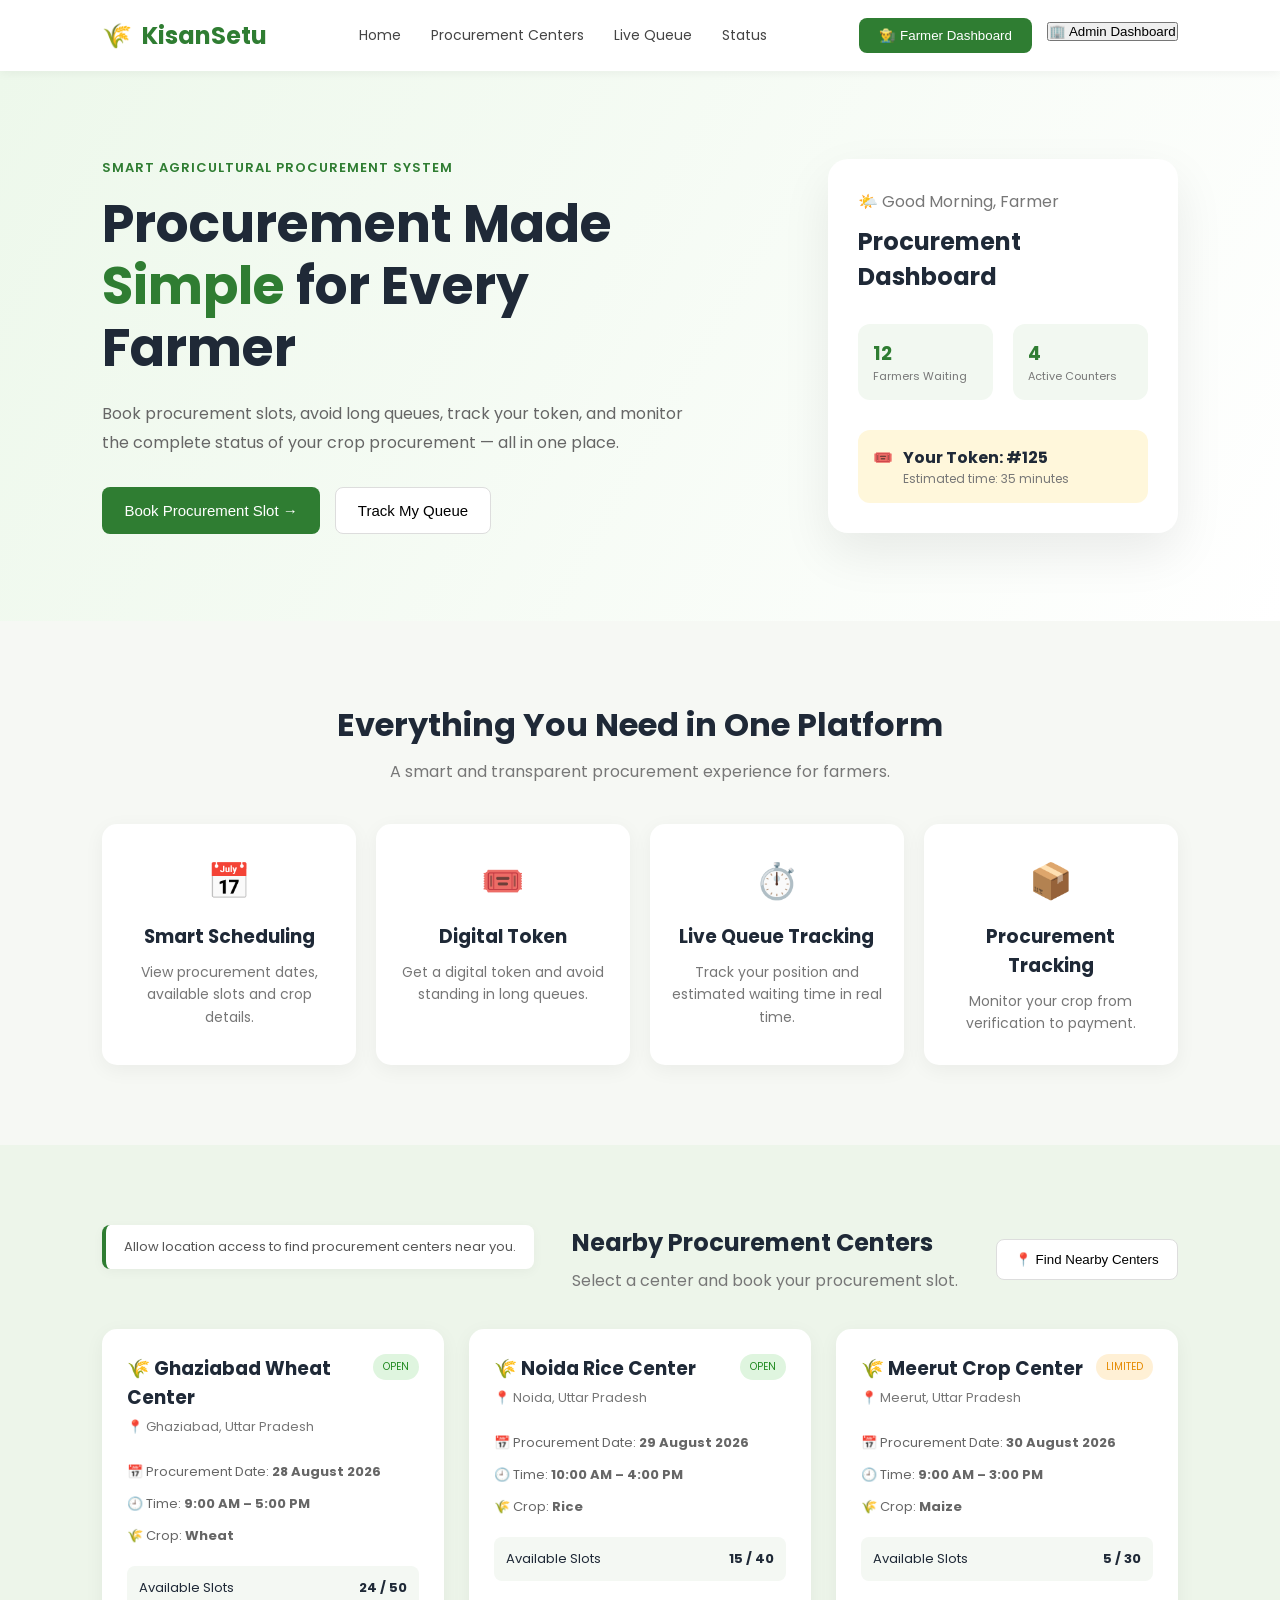
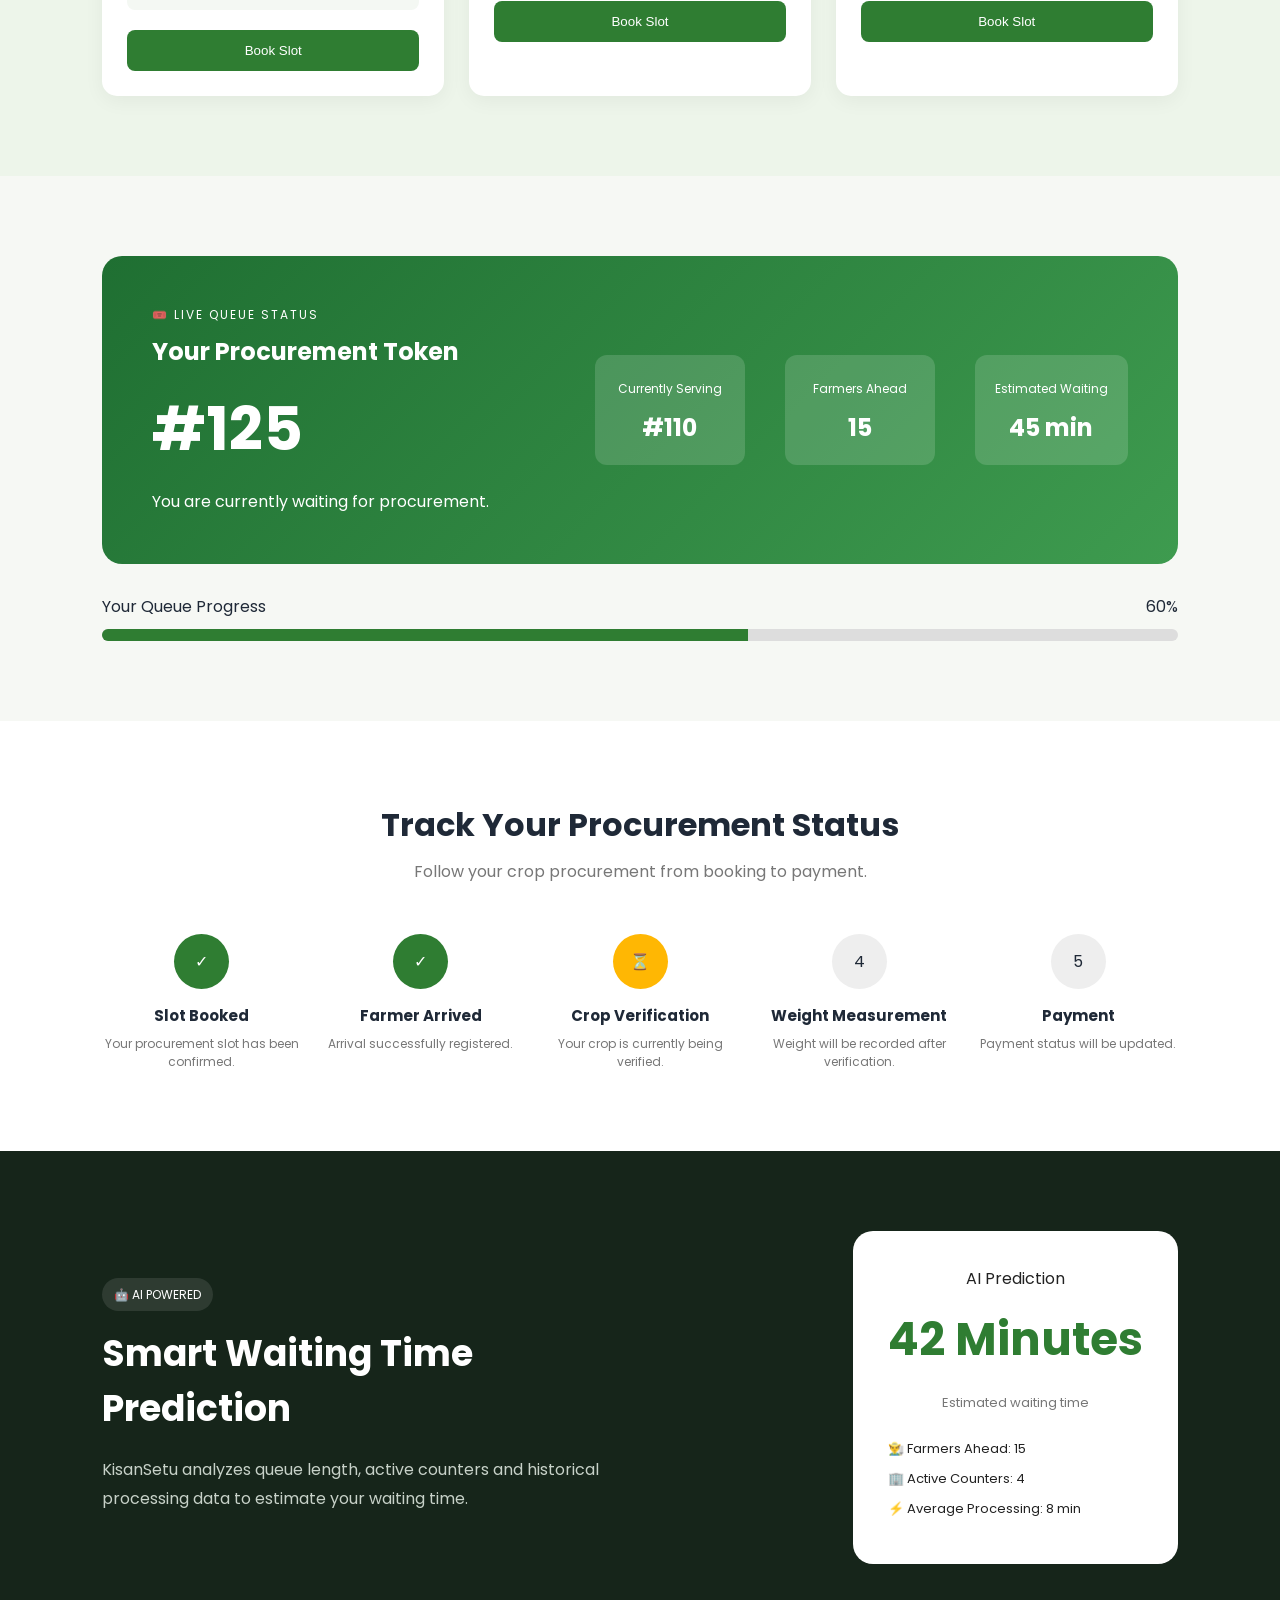
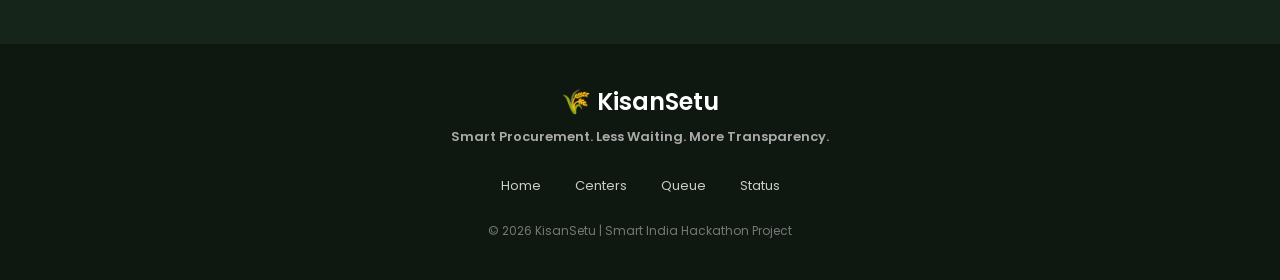
<file: index.html>
<!DOCTYPE html>
<html lang="en">
<head>
    <meta charset="UTF-8">
    <meta name="viewport" content="width=device-width, initial-scale=1.0">

    <title>KisanSetu | Smart Procurement Platform</title>

    <link rel="stylesheet" href="style.css">

    <!-- Google Font -->
    <link rel="preconnect" href="https://fonts.googleapis.com">
    <link rel="preconnect" href="https://fonts.gstatic.com" crossorigin>
    <link href="https://fonts.googleapis.com/css2?family=Poppins:wght@300;400;500;600;700&display=swap" rel="stylesheet">
</head>

<body>

    <!-- NAVBAR -->
    <nav class="navbar">

        <div class="logo">
            🌾 <span>KisanSetu</span>
        </div>

        <div class="nav-links">
            <a href="#home">Home</a>
            <a href="#centers">Procurement Centers</a>
            <a href="#queue">Live Queue</a>
            <a href="#status">Status</a>
        </div>

        <div class="nav-buttons">

    <a href="farmer-dashboard.html">
        <button class="login-btn">
            👨‍🌾 Farmer Dashboard
        </button>
    </a>

    <a href="admin-dashboard.html">
        <button class="admin-login-btn">
            🏢 Admin Dashboard
        </button>
    </a>

</div>

    </nav>


    <!-- HERO SECTION -->

    <section class="hero" id="home">

        <div class="hero-content">

            <p class="welcome-text">
                SMART AGRICULTURAL PROCUREMENT SYSTEM
            </p>

            <h1>
                Procurement Made <span>Simple</span> for Every Farmer
            </h1>

            <p class="hero-description">
                Book procurement slots, avoid long queues, track your token,
                and monitor the complete status of your crop procurement —
                all in one place.
            </p>

            <div class="hero-buttons">

                <button class="primary-btn"
                        onclick="scrollToSection('centers')">
                    Book Procurement Slot →
                </button>

                <button class="secondary-btn"
                        onclick="scrollToSection('queue')">
                    Track My Queue
                </button>

            </div>

        </div>


        <div class="hero-card">

            <div class="weather-card">

                <p>🌤️ Good Morning, Farmer</p>

                <h2>Procurement Dashboard</h2>

                <div class="mini-stats">

                    <div>
                        <h3>12</h3>
                        <p>Farmers Waiting</p>
                    </div>

                    <div>
                        <h3>4</h3>
                        <p>Active Counters</p>
                    </div>

                </div>

                <div class="queue-alert">

                    <span>🎟️</span>

                    <div>
                        <strong>Your Token: #125</strong>
                        <p>Estimated time: 35 minutes</p>
                    </div>

                </div>

            </div>

        </div>

    </section>



    <!-- FEATURES -->

    <section class="features">

        <h2>Everything You Need in One Platform</h2>

        <p class="section-description">
            A smart and transparent procurement experience for farmers.
        </p>


        <div class="feature-container">

            <div class="feature-card">

                <div class="feature-icon">📅</div>

                <h3>Smart Scheduling</h3>

                <p>
                    View procurement dates, available slots and crop details.
                </p>

            </div>


            <div class="feature-card">

                <div class="feature-icon">🎟️</div>

                <h3>Digital Token</h3>

                <p>
                    Get a digital token and avoid standing in long queues.
                </p>

            </div>


            <div class="feature-card">

                <div class="feature-icon">⏱️</div>

                <h3>Live Queue Tracking</h3>

                <p>
                    Track your position and estimated waiting time in real time.
                </p>

            </div>


            <div class="feature-card">

                <div class="feature-icon">📦</div>

                <h3>Procurement Tracking</h3>

                <p>
                    Monitor your crop from verification to payment.
                </p>

            </div>

        </div>

    </section>



    <!-- PROCUREMENT CENTERS -->

    <section class="centers" id="centers">

        <div class="section-heading">
            <div class="location-status" id="locationStatus">
    Allow location access to find procurement centers near you.
</div>

            <div>
                <h2>Nearby Procurement Centers</h2>

                <p>
                    Select a center and book your procurement slot.
                </p>
            </div>

            <button class="location-btn" onclick="findNearbyCenters()">
            📍 Find Nearby Centers
            </button>

        </div>


        <div class="center-container">


            <!-- CENTER 1 -->

            <div class="center-card">

                <div class="center-header">

                    <div>
                        <h3>🌾 Ghaziabad Wheat Center</h3>

                        <p>📍 Ghaziabad, Uttar Pradesh</p>
                    </div>

                    <span class="open-badge">
                        OPEN
                    </span>

                </div>


                <div class="center-info">

                    <p>
                        📅 Procurement Date:
                        <strong>28 August 2026</strong>
                    </p>

                    <p>
                        🕘 Time:
                        <strong>9:00 AM – 5:00 PM</strong>
                    </p>

                    <p>
                        🌾 Crop:
                        <strong>Wheat</strong>
                    </p>

                </div>


                <div class="slot-info">

                    <span>Available Slots</span>

                    <strong>24 / 50</strong>

                </div>


                <button class="book-btn"
                        onclick="openBooking('Ghaziabad Wheat Center')">

                    Book Slot

                </button>

            </div>



            <!-- CENTER 2 -->

            <div class="center-card">

                <div class="center-header">

                    <div>

                        <h3>🌾 Noida Rice Center</h3>

                        <p>📍 Noida, Uttar Pradesh</p>

                    </div>

                    <span class="open-badge">
                        OPEN
                    </span>

                </div>


                <div class="center-info">

                    <p>
                        📅 Procurement Date:
                        <strong>29 August 2026</strong>
                    </p>

                    <p>
                        🕘 Time:
                        <strong>10:00 AM – 4:00 PM</strong>
                    </p>

                    <p>
                        🌾 Crop:
                        <strong>Rice</strong>
                    </p>

                </div>


                <div class="slot-info">

                    <span>Available Slots</span>

                    <strong>15 / 40</strong>

                </div>


                <button class="book-btn"
                        onclick="openBooking('Noida Rice Center')">

                    Book Slot

                </button>

            </div>



            <!-- CENTER 3 -->

            <div class="center-card">

                <div class="center-header">

                    <div>

                        <h3>🌾 Meerut Crop Center</h3>

                        <p>📍 Meerut, Uttar Pradesh</p>

                    </div>

                    <span class="limited-badge">
                        LIMITED
                    </span>

                </div>


                <div class="center-info">

                    <p>
                        📅 Procurement Date:
                        <strong>30 August 2026</strong>
                    </p>

                    <p>
                        🕘 Time:
                        <strong>9:00 AM – 3:00 PM</strong>
                    </p>

                    <p>
                        🌾 Crop:
                        <strong>Maize</strong>
                    </p>

                </div>


                <div class="slot-info">

                    <span>Available Slots</span>

                    <strong>5 / 30</strong>

                </div>


                <button class="book-btn"
                        onclick="openBooking('Meerut Crop Center')">

                    Book Slot

                </button>

            </div>


        </div>

    </section>



    <!-- LIVE QUEUE -->

    <section class="queue-section" id="queue">

        <div class="queue-box">

            <div class="queue-left">

                <p class="queue-label">
                    🎟️ LIVE QUEUE STATUS
                </p>

                <h2>Your Procurement Token</h2>

                <div class="token-number">

                    #125

                </div>

                <p>
                    You are currently waiting for procurement.
                </p>

            </div>


            <div class="queue-right">


                <div class="queue-stat">

                    <span>Currently Serving</span>

                    <h2 id="currentToken">
                        #110
                    </h2>

                </div>


                <div class="queue-stat">

                    <span>Farmers Ahead</span>

                    <h2 id="farmersAhead">
                        15
                    </h2>

                </div>


                <div class="queue-stat">

                    <span>Estimated Waiting</span>

                    <h2 id="waitingTime">
                        45 min
                    </h2>

                </div>


            </div>

        </div>


        <div class="progress-container">

            <div class="progress-label">

                <span>Your Queue Progress</span>

                <span id="progressText">
                    60%
                </span>

            </div>

            <div class="progress-bar">

                <div class="progress"
                     id="progressBar">
                </div>

            </div>

        </div>

    </section>



    <!-- PROCUREMENT STATUS -->

    <section class="status-section" id="status">

        <h2>Track Your Procurement Status</h2>

        <p>
            Follow your crop procurement from booking to payment.
        </p>


        <div class="timeline">


            <div class="timeline-item completed">

                <div class="timeline-icon">
                    ✓
                </div>

                <h3>Slot Booked</h3>

                <p>
                    Your procurement slot has been confirmed.
                </p>

            </div>


            <div class="timeline-item completed">

                <div class="timeline-icon">
                    ✓
                </div>

                <h3>Farmer Arrived</h3>

                <p>
                    Arrival successfully registered.
                </p>

            </div>


            <div class="timeline-item active">

                <div class="timeline-icon">
                    ⏳
                </div>

                <h3>Crop Verification</h3>

                <p>
                    Your crop is currently being verified.
                </p>

            </div>


            <div class="timeline-item">

                <div class="timeline-icon">
                    4
                </div>

                <h3>Weight Measurement</h3>

                <p>
                    Weight will be recorded after verification.
                </p>

            </div>


            <div class="timeline-item">

                <div class="timeline-icon">
                    5
                </div>

                <h3>Payment</h3>

                <p>
                    Payment status will be updated.
                </p>

            </div>


        </div>

    </section>



    <!-- AI SECTION -->

    <section class="ai-section">

        <div class="ai-content">

            <span class="ai-tag">
                🤖 AI POWERED
            </span>

            <h2>
                Smart Waiting Time Prediction
            </h2>

            <p>
                KisanSetu analyzes queue length, active counters and
                historical processing data to estimate your waiting time.
            </p>

        </div>


        <div class="prediction-card">

            <p>
                AI Prediction
            </p>

            <h1>
                42 Minutes
            </h1>

            <span>
                Estimated waiting time
            </span>

            <div class="prediction-details">

                <p>👨‍🌾 Farmers Ahead: 15</p>

                <p>🏢 Active Counters: 4</p>

                <p>⚡ Average Processing: 8 min</p>

            </div>

        </div>

    </section>



    <!-- FOOTER -->

    <footer>

        <div class="footer-logo">

            🌾 KisanSetu

            <p>
                Smart Procurement. Less Waiting. More Transparency.
            </p>

        </div>


        <div class="footer-links">

            <a href="#home">Home</a>

            <a href="#centers">Centers</a>

            <a href="#queue">Queue</a>

            <a href="#status">Status</a>

        </div>


        <p class="copyright">

            © 2026 KisanSetu | Smart India Hackathon Project

        </p>

    </footer>



    <!-- BOOKING MODAL -->

    <div class="modal" id="bookingModal">

        <div class="modal-content">

            <span class="close"
                  onclick="closeModal()">
                &times;
            </span>

            <h2>Book Procurement Slot</h2>

            <p id="selectedCenter"></p>


            <form id="bookingForm">

                <label>Farmer Name</label>

                <input
                    type="text"
                    placeholder="Enter your name"
                    required
                >


                <label>Select Crop</label>

                <select required>

                    <option value="">
                        Select Crop
                    </option>

                    <option>Wheat</option>

                    <option>Rice</option>

                    <option>Maize</option>

                </select>


                <label>Select Time Slot</label>

                <select required>

                    <option>9:00 AM - 10:00 AM</option>

                    <option>10:00 AM - 11:00 AM</option>

                    <option>11:00 AM - 12:00 PM</option>

                    <option>2:00 PM - 3:00 PM</option>

                </select>


                <button type="submit"
                        class="confirm-btn">

                    Confirm Booking

                </button>

            </form>

        </div>

    </div>



    <!-- SUCCESS MESSAGE -->

    <div class="toast"
         id="toast">

        Booking successful! Your token is #126 🎟️

    </div>


    <script src="script.js"></script>

</body>
</html>
</file>
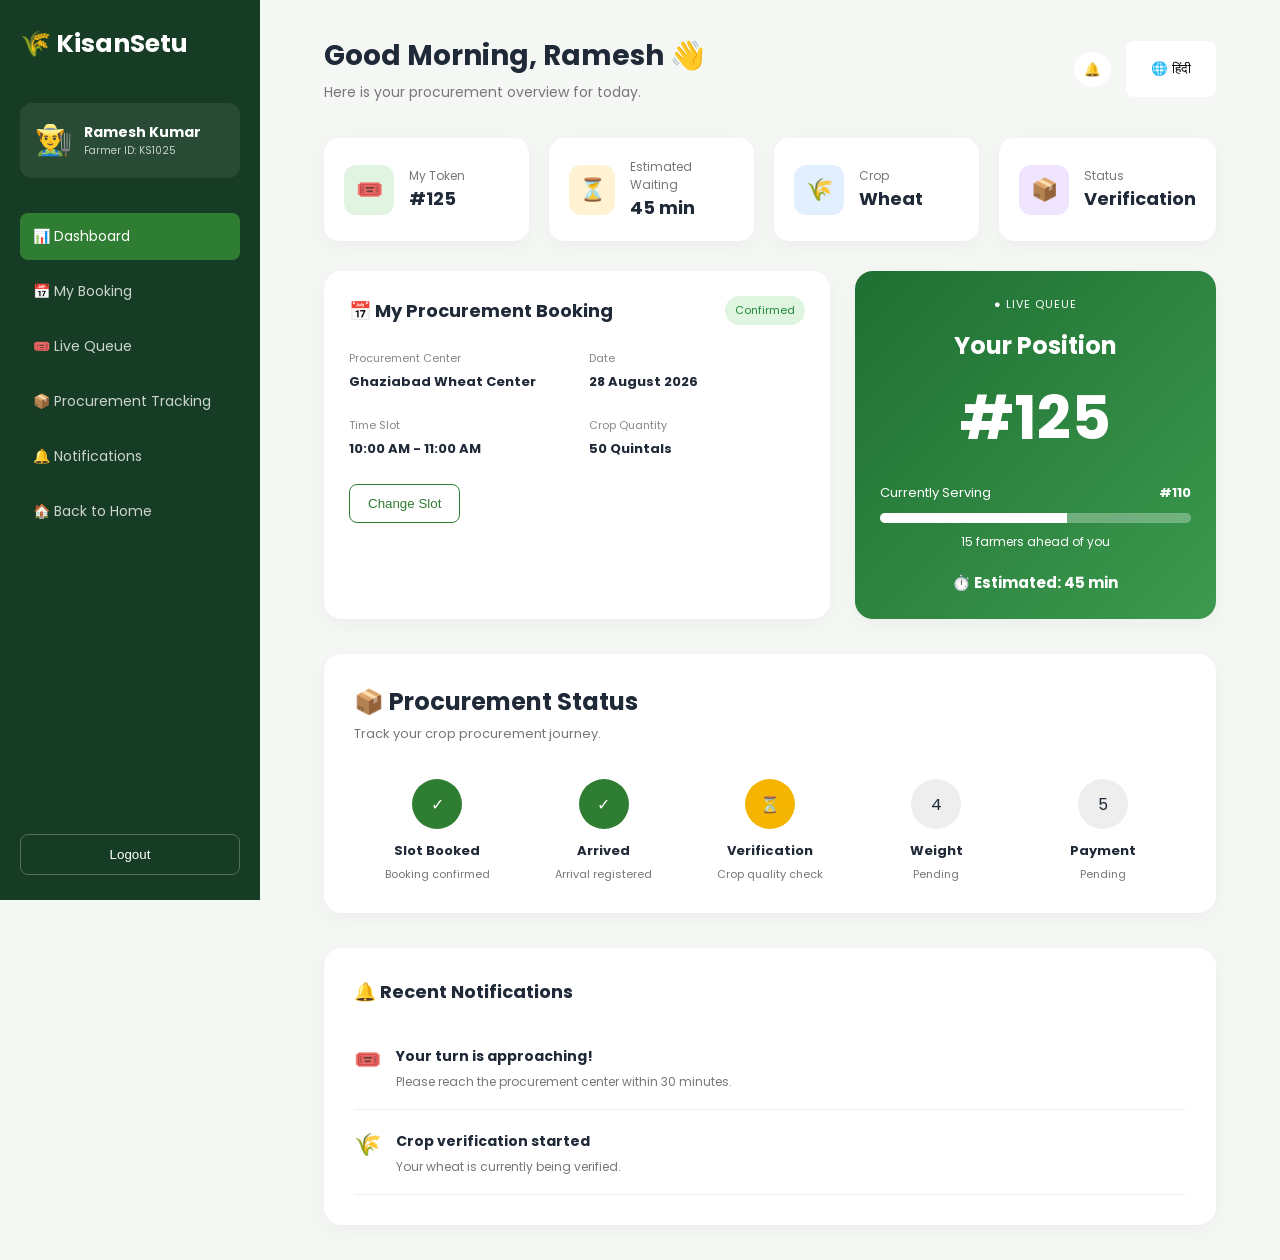
<file: farmer-dashboard.html>
<!DOCTYPE html>
<html lang="en">

<head>

    <meta charset="UTF-8">

    <meta
        name="viewport"
        content="width=device-width, initial-scale=1.0"
    >

    <title>Farmer Dashboard | KisanSetu</title>

    <link
        rel="stylesheet"
        href="farmer-dashboard.css"
    >

    <link
        rel="preconnect"
        href="https://fonts.googleapis.com"
    >

    <link
        rel="preconnect"
        href="https://fonts.gstatic.com"
        crossorigin
    >

    <link
        href="https://fonts.googleapis.com/css2?family=Poppins:wght@300;400;500;600;700&display=swap"
        rel="stylesheet"
    >

</head>


<body>


    <!-- SIDEBAR -->

    <aside class="sidebar">

        <div class="sidebar-logo">

            🌾 <span>KisanSetu</span>

        </div>


        <div class="profile">

            <div class="profile-icon">

                👨‍🌾

            </div>

            <div>

                <h3>Ramesh Kumar</h3>

                <p>Farmer ID: KS1025</p>

            </div>

        </div>


        <nav class="sidebar-menu">

            <a href="#dashboard" class="active">

                📊 Dashboard

            </a>

            <a href="#booking">

                📅 My Booking

            </a>

            <a href="#queue">

                🎟️ Live Queue

            </a>

            <a href="procurement-tracking.html">
    📦 Procurement Tracking
</a>

            <a href="#notifications">

                🔔 Notifications

            </a>

            <a href="index.html">

                🏠 Back to Home

            </a>

        </nav>


        <button class="logout-btn">

            Logout

        </button>

    </aside>



    <!-- MAIN CONTENT -->

    <main class="main-content">


        <!-- TOPBAR -->

        <div class="topbar">

            <div>

                <h1>Good Morning, Ramesh 👋</h1>

                <p>
                    Here is your procurement overview for today.
                </p>

            </div>


            <div class="top-icons">

                <button>
                    🔔
                </button>

                <div class="language">
    <button
        id="languageButton"
        onclick="toggleLanguage()"
        type="button"
    >
        🌐 हिंदी
    </button>
</div>

            </div>

        </div>



        <!-- DASHBOARD CARDS -->

        <section
            class="dashboard-cards"
            id="dashboard"
        >


            <div class="stat-card">

                <div class="stat-icon green">

                    🎟️

                </div>

                <div>

                    <p>My Token</p>

                    <h2>#125</h2>

                </div>

            </div>



            <div class="stat-card">

                <div class="stat-icon yellow">

                    ⏳

                </div>

                <div>

                    <p>Estimated Waiting</p>

                    <h2>45 min</h2>

                </div>

            </div>



            <div class="stat-card">

                <div class="stat-icon blue">

                    🌾

                </div>

                <div>

                    <p>Crop</p>

                    <h2>Wheat</h2>

                </div>

            </div>



            <div class="stat-card">

                <div class="stat-icon purple">

                    📦

                </div>

                <div>

                    <p>Status</p>

                    <h2>Verification</h2>

                </div>

            </div>


        </section>



        <!-- BOOKING + QUEUE -->

        <section
            class="dashboard-grid"
            id="booking"
        >


            <!-- BOOKING -->

            <div class="booking-card">

                <div class="card-header">

                    <h2>📅 My Procurement Booking</h2>

                    <span class="confirmed">

                        Confirmed

                    </span>

                </div>


                <div class="booking-info">

                    <div>

                        <span>Procurement Center</span>

                        <strong>
                            Ghaziabad Wheat Center
                        </strong>

                    </div>


                    <div>

                        <span>Date</span>

                        <strong>
                            28 August 2026
                        </strong>

                    </div>


                    <div>

                        <span>Time Slot</span>

                        <strong>
                            10:00 AM - 11:00 AM
                        </strong>

                    </div>


                    <div>

                        <span>Crop Quantity</span>

                        <strong>
                            50 Quintals
                        </strong>

                    </div>

                </div>


                <button class="change-slot">

                    Change Slot

                </button>

            </div>



            <!-- LIVE QUEUE -->

            <div
                class="live-queue-card"
                id="queue"
            >

                <p class="live">

                    ● LIVE QUEUE

                </p>


                <h2>Your Position</h2>


                <div class="big-token">

                    #125

                </div>


                <div class="queue-progress">

                    <div class="progress-info">

                        <span>
                            Currently Serving
                        </span>

                        <strong id="serving">
                            #110
                        </strong>

                    </div>


                    <div class="queue-bar">

                        <div
                            class="queue-fill"
                            id="queueFill"
                        ></div>

                    </div>


                    <p>

                        <span id="ahead">
                            15
                        </span>

                        farmers ahead of you

                    </p>

                </div>


                <h3>

                    ⏱️ Estimated: 

                    <span id="wait">
                        45 min
                    </span>

                </h3>

            </div>


        </section>



        <!-- PROCUREMENT STATUS -->

        <section
            class="procurement-status"
            id="status"
        >

            <div class="section-title">

                <h2>
                    📦 Procurement Status
                </h2>

                <p>
                    Track your crop procurement journey.
                </p>

            </div>


            <div class="status-timeline">


                <div class="status-step completed">

                    <div class="step-circle">

                        ✓

                    </div>

                    <h3>Slot Booked</h3>

                    <p>
                        Booking confirmed
                    </p>

                </div>



                <div class="status-step completed">

                    <div class="step-circle">

                        ✓

                    </div>

                    <h3>Arrived</h3>

                    <p>
                        Arrival registered
                    </p>

                </div>



                <div class="status-step active">

                    <div class="step-circle">

                        ⏳

                    </div>

                    <h3>Verification</h3>

                    <p>
                        Crop quality check
                    </p>

                </div>



                <div class="status-step">

                    <div class="step-circle">

                        4

                    </div>

                    <h3>Weight</h3>

                    <p>
                        Pending
                    </p>

                </div>



                <div class="status-step">

                    <div class="step-circle">

                        5

                    </div>

                    <h3>Payment</h3>

                    <p>
                        Pending
                    </p>

                </div>


            </div>

        </section>



        <!-- NOTIFICATIONS -->

        <section
            class="notifications"
            id="notifications"
        >

            <h2>
                🔔 Recent Notifications
            </h2>


            <div class="notification-item">

                <span>🎟️</span>

                <div>

                    <strong>
                        Your turn is approaching!
                    </strong>

                    <p>
                        Please reach the procurement center
                        within 30 minutes.
                    </p>

                </div>

            </div>


            <div class="notification-item">

                <span>🌾</span>

                <div>

                    <strong>
                        Crop verification started
                    </strong>

                    <p>
                        Your wheat is currently being verified.
                    </p>

                </div>

            </div>


        </section>


    </main>


    <script src="language.js"></script>
<script src="script.js"></script>


</body>

</html>
</file>
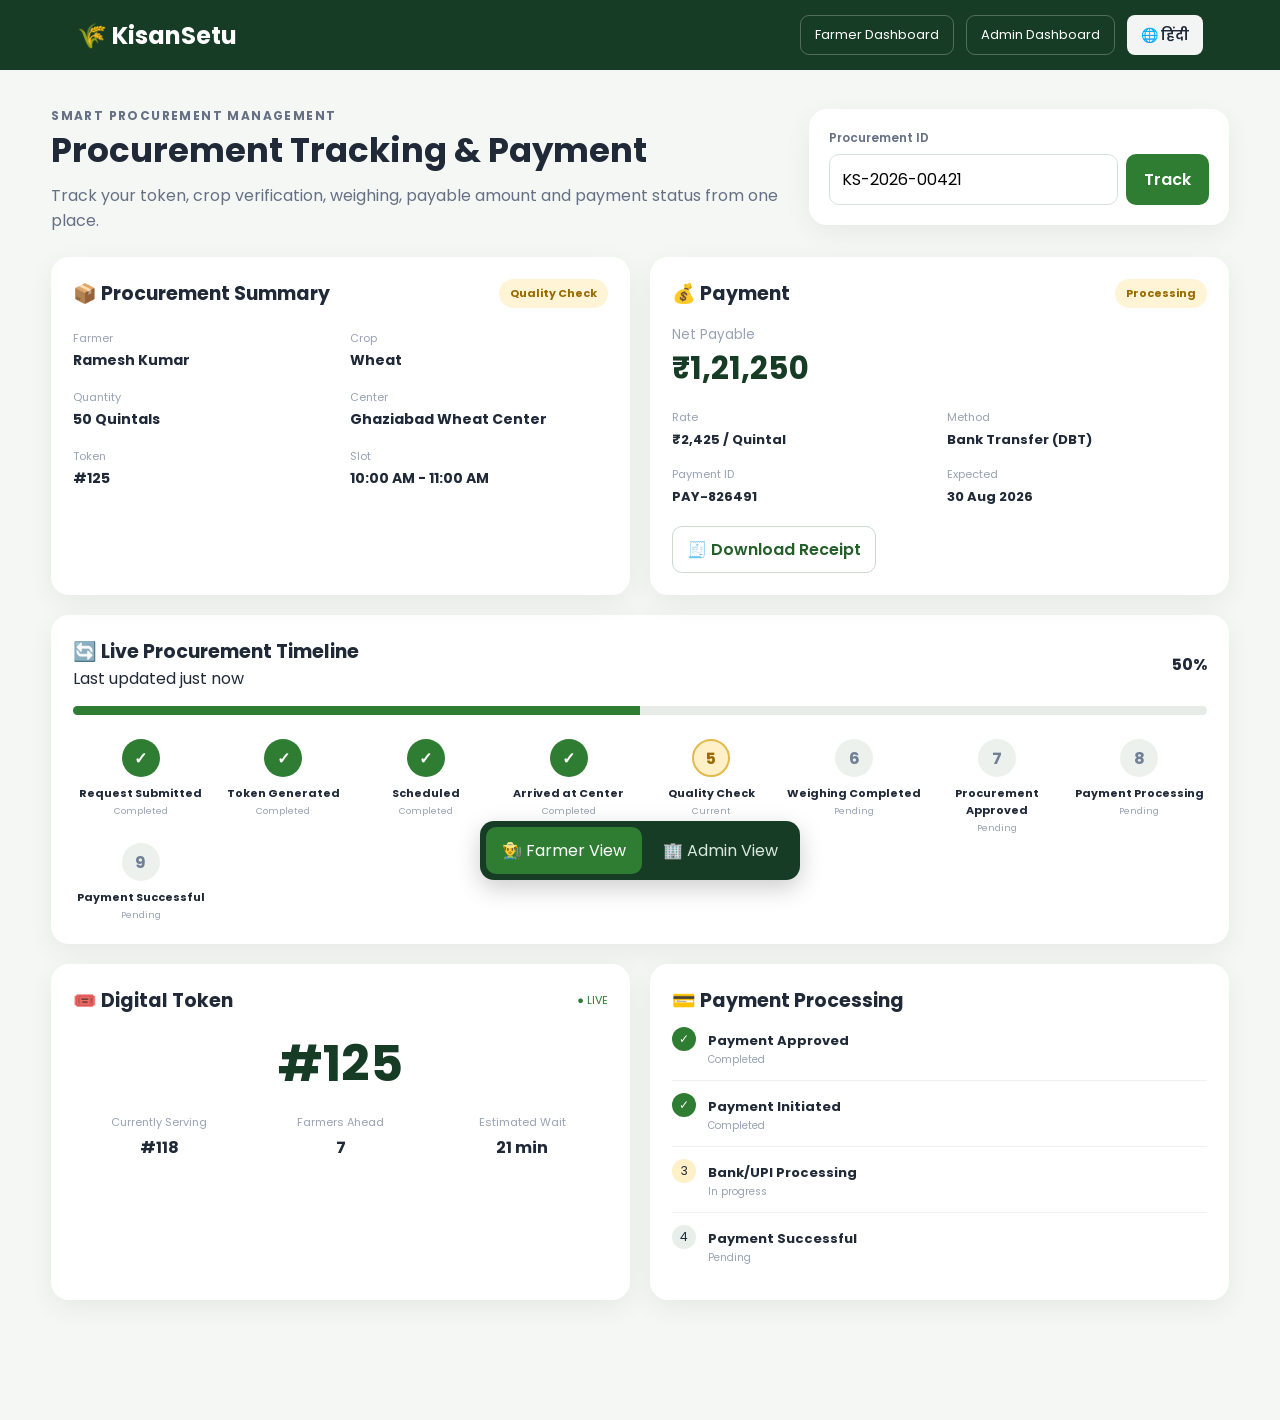
<file: procurement-tracking.html>
<!DOCTYPE html>
<html lang="en">
<head>
<meta charset="UTF-8"><meta name="viewport" content="width=device-width, initial-scale=1.0">
<title>Procurement Tracking | KisanSetu</title>
<link rel="preconnect" href="https://fonts.googleapis.com"><link rel="preconnect" href="https://fonts.gstatic.com" crossorigin>
<link href="https://fonts.googleapis.com/css2?family=Poppins:wght@300;400;500;600;700&display=swap" rel="stylesheet">
<link rel="stylesheet" href="procurement-tracking.css">
</head>
<body>
<header class="topbar">

    <div class="brand">
        🌾 KisanSetu
    </div>

    <div class="top-actions">

        <a href="farmer-dashboard.html">
            Farmer Dashboard
        </a>

        <a href="admin-dashboard.html">
            Admin Dashboard
        </a>

        <button
            id="languageButton"
            class="language-button"
            onclick="toggleLanguage()"
            type="button"
        >
            🌐 हिंदी
        </button>

    </div>

</header>
<main class="container">
<section class="hero"><div><p class="eyebrow">SMART PROCUREMENT MANAGEMENT</p><h1>Procurement Tracking & Payment</h1><p>Track your token, crop verification, weighing, payable amount and payment status from one place.</p></div><div class="id-box"><label>Procurement ID</label><div class="search-row"><input id="trackingId" value="KS-2026-00421" placeholder="e.g. KS-2026-00421"><button onclick="trackProcurement()">Track</button></div></div></section>
<section id="farmerView" class="view">
<div class="grid two">
<div class="card summary"><div class="card-head"><h2>📦 Procurement Summary</h2><span id="statusBadge" class="badge">In Progress</span></div><div class="details"><div><small>Farmer</small><strong id="farmerName">Ramesh Kumar</strong></div><div><small>Crop</small><strong id="crop">Wheat</strong></div><div><small>Quantity</small><strong id="quantity">50 Quintals</strong></div><div><small>Center</small><strong id="center">Ghaziabad Wheat Center</strong></div><div><small>Token</small><strong id="token">#125</strong></div><div><small>Slot</small><strong id="slot">10:00 AM - 11:00 AM</strong></div></div></div>
<div class="card payment-card"><div class="card-head"><h2>💰 Payment</h2><span id="paymentBadge" class="badge warning">Processing</span></div><div class="amount"><small>Net Payable</small><strong id="payable">₹1,21,250</strong></div><div class="payment-grid"><div><span>Rate</span><b id="rate">₹2,425 / Quintal</b></div><div><span>Method</span><b id="method">Bank Transfer (DBT)</b></div><div><span>Payment ID</span><b id="paymentId">PAY-826491</b></div><div><span>Expected</span><b id="expected">30 Aug 2026</b></div></div><button class="secondary" onclick="downloadReceipt()">🧾 Download Receipt</button></div>
</div>
<div class="card timeline-card"><div class="card-head"><div><h2>🔄 Live Procurement Timeline</h2><p id="lastUpdated">Last updated just now</p></div><strong id="progressText">60%</strong></div><div class="progress"><div id="progressBar"></div></div><div id="timeline" class="timeline"></div></div>
<div class="grid two">
<div class="card queue-card"><div class="card-head"><h2>🎟️ Digital Token</h2><span class="live-dot">● LIVE</span></div><div class="token-big" id="queueToken">#125</div><div class="queue-meta"><div><span>Currently Serving</span><b id="serving">#118</b></div><div><span>Farmers Ahead</span><b id="ahead">7</b></div><div><span>Estimated Wait</span><b id="wait">21 min</b></div></div></div>
<div class="card payment-steps"><h2>💳 Payment Processing</h2><div id="paymentTimeline"></div></div>
</div>
</section>
<section id="adminView" class="view hidden">
<div class="admin-header"><div><p class="eyebrow">ADMIN CONTROL PANEL</p><h2>Update Procurement</h2><p>Change the procurement stage and payment state. Changes are stored in this browser for the SIH demo.</p></div><button class="secondary" onclick="resetDemo()">Reset Demo</button></div>
<div class="grid two">
<div class="card"><h2>🔧 Procurement Stage</h2><label>Stage</label><select id="stageSelect"></select><label>Quality</label><select id="qualitySelect"><option>Pending</option><option>Passed</option><option>Rejected</option></select><label>Actual Quantity (Quintals)</label><input id="actualQty" type="number" min="0" step="0.01" value="50"><label>Rate (₹ / Quintal)</label><input id="rateInput" type="number" min="0" step="1" value="2425"><button class="primary" onclick="saveProcurement()">Save Procurement Update</button></div>
<div class="card"><h2>💸 Payment Control</h2><label>Payment Method</label><select id="methodSelect"><option>Bank Transfer (DBT)</option><option>UPI</option><option>Direct Benefit Transfer</option></select><label>Payment Status</label><select id="paymentSelect"><option>Pending</option><option>Initiated</option><option>Processing</option><option>Successful</option><option>Failed</option></select><label>Transaction / Payment ID</label><input id="paymentInput" value="PAY-826491"><button class="primary" onclick="savePayment()">Update Payment</button></div>
</div>
<div class="card admin-table"><div class="card-head"><h2>📋 Procurement Record</h2><span id="adminMessage"></span></div><div class="table-wrap"><table><thead><tr><th>Field</th><th>Value</th></tr></thead><tbody id="recordTable"></tbody></table></div></div>
</section>
</main>
<div class="switcher"><button id="farmerTab" class="active" onclick="setView('farmer')">👨‍🌾 Farmer View</button><button id="adminTab" onclick="setView('admin')">🏢 Admin View</button></div>
<div id="toast" class="toast"></div>
<script src="language.js"></script>
<script src="procurement-tracking.js"></script>
</body></html>
</file>
<file: style.css>
* {
    margin: 0;
    padding: 0;
    box-sizing: border-box;
}

html {
    scroll-behavior: smooth;
}

body {
    font-family: "Poppins", sans-serif;
    background: #f6f8f4;
    color: #1f2937;
}


/* NAVBAR */

.navbar {
    width: 100%;
    padding: 18px 8%;
    background: white;

    display: flex;
    justify-content: space-between;
    align-items: center;

    box-shadow: 0 2px 10px rgba(0,0,0,0.05);

    position: sticky;
    top: 0;

    z-index: 100;
}

.logo {
    font-size: 24px;
    font-weight: 700;
    color: #2f7d32;
}

.logo span {
    margin-left: 5px;
}

.nav-links {
    display: flex;
    gap: 30px;
}

.nav-links a {
    text-decoration: none;
    color: #444;
    font-size: 14px;
}

.nav-links a:hover {
    color: #2f7d32;
}

.nav-buttons {
    display: flex;
    gap: 15px;
}

.notification-btn {
    border: none;
    background: #eef6ed;

    padding: 10px;
    border-radius: 50%;

    cursor: pointer;
}

.login-btn {
    border: none;

    background: #2f7d32;
    color: white;

    padding: 10px 20px;

    border-radius: 8px;

    cursor: pointer;
}


/* HERO */

.hero {
    min-height: 550px;

    padding: 70px 8%;

    display: flex;
    align-items: center;
    justify-content: space-between;

    gap: 50px;

    background:
        linear-gradient(
            120deg,
            #edf8eb,
            #ffffff
        );
}

.hero-content {
    width: 55%;
}

.welcome-text {
    color: #2f7d32;
    font-size: 13px;
    font-weight: 600;

    letter-spacing: 1px;

    margin-bottom: 15px;
}

.hero-content h1 {
    font-size: 52px;

    line-height: 1.2;

    margin-bottom: 20px;
}

.hero-content h1 span {
    color: #2f7d32;
}

.hero-description {
    color: #666;

    max-width: 600px;

    line-height: 1.8;

    margin-bottom: 30px;
}

.hero-buttons {
    display: flex;
    gap: 15px;
}

.primary-btn,
.secondary-btn {
    padding: 14px 22px;

    border-radius: 8px;

    cursor: pointer;

    font-size: 15px;
}

.primary-btn {
    background: #2f7d32;
    color: white;

    border: none;
}

.secondary-btn {
    background: white;

    border: 1px solid #ddd;
}


/* HERO CARD */

.hero-card {
    width: 350px;
}

.weather-card {
    background: white;

    padding: 30px;

    border-radius: 20px;

    box-shadow:
        0 20px 50px rgba(0,0,0,0.08);
}

.weather-card > p {
    color: #777;
}

.weather-card h2 {
    margin-top: 10px;
}

.mini-stats {
    display: flex;
    gap: 20px;

    margin: 30px 0;
}

.mini-stats div {
    background: #f2f8f1;

    padding: 15px;

    border-radius: 12px;

    flex: 1;
}

.mini-stats h3 {
    color: #2f7d32;
}

.mini-stats p {
    font-size: 11px;
    color: #777;
}

.queue-alert {
    background: #fff7db;

    padding: 15px;

    border-radius: 12px;

    display: flex;
    gap: 10px;
}

.queue-alert p {
    font-size: 12px;
    color: #777;
}


/* FEATURES */

.features {
    padding: 80px 8%;

    text-align: center;
}

.features h2,
.status-section h2 {
    font-size: 32px;
}

.section-description {
    color: #777;

    margin: 10px 0 40px;
}

.feature-container {
    display: grid;

    grid-template-columns:
        repeat(4, 1fr);

    gap: 20px;
}

.feature-card {
    background: white;

    padding: 30px 20px;

    border-radius: 15px;

    box-shadow:
        0 5px 20px rgba(0,0,0,0.05);

    transition: 0.3s;
}

.feature-card:hover {
    transform: translateY(-8px);
}

.feature-icon {
    font-size: 35px;

    margin-bottom: 15px;
}

.feature-card h3 {
    margin-bottom: 10px;
}

.feature-card p {
    color: #777;

    font-size: 14px;

    line-height: 1.6;
}


/* PROCUREMENT CENTERS */

.centers {
    padding: 80px 8%;

    background: #edf5ea;
}

.section-heading {
    display: flex;

    justify-content: space-between;

    align-items: center;

    margin-bottom: 35px;
}

.section-heading p {
    color: #777;

    margin-top: 8px;
}

.location-btn {
    background: white;

    border: 1px solid #ddd;

    padding: 12px 18px;

    border-radius: 8px;

    cursor: pointer;
}

.center-container {
    display: grid;

    grid-template-columns:
        repeat(3, 1fr);

    gap: 25px;
}

.center-card {
    background: white;

    padding: 25px;

    border-radius: 15px;

    box-shadow:
        0 5px 20px rgba(0,0,0,0.05);
}

.center-header {
    display: flex;

    justify-content: space-between;

    gap: 10px;

    margin-bottom: 25px;
}

.center-header p {
    font-size: 13px;
    color: #777;

    margin-top: 5px;
}

.open-badge,
.limited-badge {
    padding: 5px 10px;

    border-radius: 20px;

    font-size: 10px;

    height: fit-content;
}

.open-badge {
    background: #dff5df;
    color: #228b22;
}

.limited-badge {
    background: #fff0d5;
    color: #e68a00;
}

.center-info p {
    margin: 12px 0;

    font-size: 13px;

    color: #666;
}

.slot-info {
    display: flex;

    justify-content: space-between;

    margin: 20px 0;

    padding: 12px;

    background: #f4f8f3;

    border-radius: 8px;

    font-size: 13px;
}

.book-btn {
    width: 100%;

    padding: 13px;

    border: none;

    border-radius: 8px;

    background: #2f7d32;

    color: white;

    cursor: pointer;
}


/* QUEUE */

.queue-section {
    padding: 80px 8%;
}

.queue-box {
    background:
        linear-gradient(
            135deg,
            #1f6f32,
            #3e9b4f
        );

    color: white;

    padding: 50px;

    border-radius: 20px;

    display: flex;

    justify-content: space-between;

    align-items: center;
}

.queue-label {
    font-size: 12px;

    letter-spacing: 2px;
}

.queue-left h2 {
    margin-top: 10px;
}

.token-number {
    font-size: 60px;

    font-weight: 700;

    margin: 15px 0;
}

.queue-right {
    display: flex;

    gap: 40px;
}

.queue-stat {
    background:
        rgba(255,255,255,0.15);

    padding: 20px;

    border-radius: 12px;

    min-width: 150px;

    text-align: center;
}

.queue-stat span {
    font-size: 12px;
}

.queue-stat h2 {
    margin-top: 10px;
}

.progress-container {
    margin-top: 30px;
}

.progress-label {
    display: flex;

    justify-content: space-between;

    margin-bottom: 10px;
}

.progress-bar {
    height: 12px;

    background: #ddd;

    border-radius: 20px;

    overflow: hidden;
}

.progress {
    height: 100%;

    width: 60%;

    background: #2f7d32;

    transition: 0.5s;
}


/* STATUS */

.status-section {
    padding: 80px 8%;

    text-align: center;

    background: white;
}

.status-section > p {
    color: #777;

    margin: 10px 0 50px;
}

.timeline {
    display: flex;

    justify-content: space-between;

    gap: 20px;
}

.timeline-item {
    flex: 1;
}

.timeline-icon {
    width: 55px;

    height: 55px;

    margin: auto;

    display: flex;

    align-items: center;
    justify-content: center;

    border-radius: 50%;

    background: #eee;

    margin-bottom: 15px;
}

.completed .timeline-icon {
    background: #2f7d32;

    color: white;
}

.active .timeline-icon {
    background: #ffb703;

    color: white;
}

.timeline-item h3 {
    font-size: 15px;
}

.timeline-item p {
    color: #777;

    font-size: 12px;

    margin-top: 8px;
}


/* AI SECTION */

.ai-section {
    padding: 80px 8%;

    background: #16251a;

    color: white;

    display: flex;

    justify-content: space-between;

    align-items: center;

    gap: 50px;
}

.ai-content {
    max-width: 550px;
}

.ai-tag {
    background: rgba(255,255,255,0.1);

    padding: 8px 12px;

    border-radius: 20px;

    font-size: 12px;
}

.ai-content h2 {
    font-size: 36px;

    margin: 20px 0;
}

.ai-content p {
    color: #c7d1c8;

    line-height: 1.8;
}

.prediction-card {
    background: white;

    color: #222;

    padding: 35px;

    border-radius: 20px;

    min-width: 300px;

    text-align: center;
}

.prediction-card h1 {
    color: #2f7d32;

    font-size: 45px;

    margin: 15px 0;
}

.prediction-card span {
    color: #777;

    font-size: 13px;
}

.prediction-details {
    margin-top: 25px;

    text-align: left;
}

.prediction-details p {
    margin: 10px 0;

    font-size: 13px;
}


/* FOOTER */

footer {
    padding: 40px 8%;

    background: #0f1711;

    color: white;

    text-align: center;
}

.footer-logo {
    font-size: 24px;

    font-weight: 600;
}

.footer-logo p {
    color: #aaa;

    font-size: 13px;

    margin-top: 8px;
}

.footer-links {
    margin: 25px 0;
}

.footer-links a {
    color: #ccc;

    text-decoration: none;

    margin: 0 15px;

    font-size: 13px;
}

.copyright {
    color: #777;

    font-size: 12px;
}


/* MODAL */

.modal {
    display: none;

    position: fixed;

    top: 0;
    left: 0;

    width: 100%;
    height: 100%;

    background:
        rgba(0,0,0,0.5);

    z-index: 200;

    justify-content: center;

    align-items: center;
}

.modal-content {
    background: white;

    width: 400px;

    padding: 30px;

    border-radius: 15px;

    position: relative;
}

.close {
    position: absolute;

    right: 20px;
    top: 10px;

    font-size: 28px;

    cursor: pointer;
}

.modal-content p {
    color: #2f7d32;

    margin: 10px 0 20px;
}

.modal-content label {
    display: block;

    margin: 15px 0 5px;

    font-size: 13px;
}

.modal-content input,
.modal-content select {
    width: 100%;

    padding: 12px;

    border: 1px solid #ddd;

    border-radius: 7px;
}

.confirm-btn {
    width: 100%;

    margin-top: 20px;

    padding: 13px;

    border: none;

    background: #2f7d32;

    color: white;

    border-radius: 8px;

    cursor: pointer;
}


/* TOAST */

.toast {
    position: fixed;

    bottom: 30px;
    right: 30px;

    background: #2f7d32;

    color: white;

    padding: 15px 20px;

    border-radius: 10px;

    display: none;

    z-index: 300;
}


/* RESPONSIVE */

@media(max-width: 900px) {

    .nav-links {
        display: none;
    }

    .hero {
        flex-direction: column;
    }

    .hero-content {
        width: 100%;
    }

    .feature-container {
        grid-template-columns: repeat(2, 1fr);
    }

    .center-container {
        grid-template-columns: 1fr;
    }

    .queue-box {
        flex-direction: column;

        align-items: flex-start;

        gap: 30px;
    }

    .queue-right {
        flex-wrap: wrap;
    }

    .timeline {
        flex-direction: column;
    }

    .ai-section {
        flex-direction: column;

        align-items: flex-start;
    }

}


@media(max-width: 600px) {

    .navbar {
        padding: 15px 5%;
    }

    .login-btn {
        display: none;
    }

    .hero {
        padding: 50px 5%;
    }

    .hero-content h1 {
        font-size: 36px;
    }

    .hero-buttons {
        flex-direction: column;
    }

    .hero-card {
        width: 100%;
    }

    .feature-container {
        grid-template-columns: 1fr;
    }

    .section-heading {
        flex-direction: column;

        align-items: flex-start;

        gap: 20px;
    }

    .queue-section,
    .features,
    .centers,
    .status-section,
    .ai-section {
        padding: 60px 5%;
    }

    .queue-box {
        padding: 30px;
    }

    .queue-right {
        width: 100%;
    }

    .queue-stat {
        width: 100%;
    }
    .admin-login-btn {
    border: none;

    background: #1f2937;
    color: white;

    padding: 10px 16px;

    border-radius: 8px;

    cursor: pointer;
}

.nav-buttons a {
    text-decoration: none;
}

}
/* ======================================
   NEARBY PROCUREMENT CENTER FEATURE
====================================== */

.location-status {
    background: white;

    border-left: 4px solid #2f7d32;

    padding: 12px 18px;

    margin-bottom: 25px;

    border-radius: 8px;

    font-size: 13px;

    color: #555;

    box-shadow:
        0 3px 12px rgba(0,0,0,0.04);
}


.location-btn {
    transition: 0.3s;
}

.location-btn:hover {

    background: #2f7d32;

    color: white;

    border-color: #2f7d32;

    transform: translateY(-2px);
}


/* DISTANCE */

.distance-box {

    display: flex;

    justify-content: space-between;

    align-items: center;

    background: #eef7ed;

    color: #245c28;

    padding: 12px 14px;

    border-radius: 10px;

    margin-bottom: 18px;

    font-size: 13px;
}


.distance-box strong {

    font-size: 15px;

    color: #2f7d32;
}


/* NEAREST CENTER */

.recommended-badge {

    background: #dff5df;

    color: #218838;

    padding: 6px 10px;

    border-radius: 20px;

    font-size: 10px;

    font-weight: 600;

    white-space: nowrap;
}


/* CROWD */

.center-bottom {

    margin: 18px 0;
}


.crowd-badge {

    display: inline-block;

    padding: 6px 10px;

    border-radius: 20px;

    font-size: 10px;

    font-weight: 600;
}


.low-crowd {

    background: #e0f5e2;

    color: #24833b;
}


.medium-crowd {

    background: #fff3cf;

    color: #b9770e;
}


.high-crowd {

    background: #fde2e2;

    color: #c0392b;
}


/* BUTTONS */

.center-actions {

    display: grid;

    grid-template-columns: 1fr 1fr;

    gap: 10px;
}


.direction-btn {

    width: 100%;

    padding: 12px;

    border-radius: 8px;

    border: 1px solid #2f7d32;

    background: white;

    color: #2f7d32;

    font-family: "Poppins", sans-serif;

    font-weight: 500;

    cursor: pointer;

    transition: 0.3s;
}


.direction-btn:hover {

    background: #edf7ed;
}


.nearby-center-card {

    transition: all 0.3s ease;
}


.nearby-center-card:hover {

    transform: translateY(-6px);

    box-shadow:
        0 12px 30px rgba(0,0,0,0.09);
}


@media(max-width: 600px) {

    .center-actions {

        grid-template-columns: 1fr;

    }

}
</file>
<file: farmer-dashboard.css>
* {
    margin: 0;
    padding: 0;
    box-sizing: border-box;
}

html {
    scroll-behavior: smooth;
}

body {
    font-family: "Poppins", sans-serif;
    background: #f4f7f3;
    color: #1f2937;
    display: flex;
}


/* SIDEBAR */

.sidebar {
    width: 260px;
    min-height: 100vh;

    background: #173c25;
    color: white;

    padding: 25px 20px;

    position: fixed;

    display: flex;
    flex-direction: column;
}

.sidebar-logo {
    font-size: 25px;
    font-weight: 700;

    margin-bottom: 40px;
}

.profile {
    background: rgba(255,255,255,0.08);

    padding: 15px;

    border-radius: 12px;

    display: flex;
    gap: 12px;

    align-items: center;

    margin-bottom: 35px;
}

.profile-icon {
    font-size: 30px;
}

.profile h3 {
    font-size: 14px;
}

.profile p {
    font-size: 10px;
    color: #c7d3c8;
}

.sidebar-menu {
    display: flex;
    flex-direction: column;

    gap: 8px;
}

.sidebar-menu a {
    color: #cbd5cb;

    text-decoration: none;

    padding: 13px;

    border-radius: 8px;

    font-size: 14px;

    transition: 0.3s;
}

.sidebar-menu a:hover,
.sidebar-menu .active {
    background: #2f7d32;
    color: white;
}

.logout-btn {
    margin-top: auto;

    background: transparent;

    border: 1px solid #55705d;

    color: white;

    padding: 12px;

    border-radius: 8px;

    cursor: pointer;
}


/* MAIN */

.main-content {
    margin-left: 260px;

    width: calc(100% - 260px);

    padding: 35px 5%;
}


/* TOPBAR */

.topbar {
    display: flex;

    justify-content: space-between;

    align-items: center;

    margin-bottom: 35px;
}

.topbar h1 {
    font-size: 28px;
}

.topbar p {
    color: #777;
    font-size: 14px;

    margin-top: 5px;
}

.top-icons {
    display: flex;
    gap: 15px;

    align-items: center;
}

.top-icons button {
    border: none;

    background: white;

    padding: 10px;

    border-radius: 50%;

    cursor: pointer;
}

.language {
    background: white;

    padding: 10px 15px;

    border-radius: 8px;

    font-size: 13px;
}


/* STAT CARDS */

.dashboard-cards {
    display: grid;

    grid-template-columns:
        repeat(4, 1fr);

    gap: 20px;

    margin-bottom: 30px;
}

.stat-card {
    background: white;

    padding: 20px;

    border-radius: 15px;

    display: flex;
    gap: 15px;

    align-items: center;

    box-shadow:
        0 5px 20px rgba(0,0,0,0.04);
}

.stat-icon {
    width: 50px;
    height: 50px;

    display: flex;

    justify-content: center;
    align-items: center;

    border-radius: 12px;

    font-size: 22px;
}

.green {
    background: #e1f4e2;
}

.yellow {
    background: #fff3d4;
}

.blue {
    background: #e2efff;
}

.purple {
    background: #efe5ff;
}

.stat-card p {
    font-size: 12px;
    color: #777;
}

.stat-card h2 {
    font-size: 18px;
}


/* GRID */

.dashboard-grid {
    display: grid;

    grid-template-columns:
        1.4fr 1fr;

    gap: 25px;

    margin-bottom: 35px;
}


/* BOOKING */

.booking-card,
.live-queue-card {
    background: white;

    padding: 25px;

    border-radius: 18px;

    box-shadow:
        0 5px 20px rgba(0,0,0,0.04);
}

.card-header {
    display: flex;

    justify-content: space-between;

    align-items: center;

    margin-bottom: 25px;
}

.card-header h2 {
    font-size: 18px;
}

.confirmed {
    background: #dff5df;

    color: #218838;

    padding: 6px 10px;

    border-radius: 20px;

    font-size: 11px;
}

.booking-info {
    display: grid;

    grid-template-columns:
        repeat(2, 1fr);

    gap: 25px;
}

.booking-info div {
    display: flex;
    flex-direction: column;

    gap: 5px;
}

.booking-info span {
    font-size: 11px;
    color: #888;
}

.booking-info strong {
    font-size: 13px;
}

.change-slot {
    margin-top: 25px;

    padding: 11px 18px;

    border: 1px solid #2f7d32;

    background: white;

    color: #2f7d32;

    border-radius: 8px;

    cursor: pointer;
}


/* LIVE QUEUE */

.live-queue-card {
    background:
        linear-gradient(
            135deg,
            #1f6f32,
            #3c9a4e
        );

    color: white;

    text-align: center;
}

.live {
    font-size: 11px;

    letter-spacing: 1px;
}

.live-queue-card h2 {
    margin-top: 15px;
}

.big-token {
    font-size: 60px;

    font-weight: 700;

    margin: 10px 0 20px;
}

.progress-info {
    display: flex;

    justify-content: space-between;

    font-size: 13px;
}

.queue-bar {
    width: 100%;

    height: 10px;

    background:
        rgba(255,255,255,0.3);

    border-radius: 20px;

    overflow: hidden;

    margin: 10px 0;
}

.queue-fill {
    width: 60%;
    height: 100%;

    background: white;

    transition: 0.5s;
}

.queue-progress p {
    font-size: 12px;
}

.live-queue-card h3 {
    margin-top: 20px;

    font-size: 15px;
}


/* PROCUREMENT STATUS */

.procurement-status {
    background: white;

    padding: 30px;

    border-radius: 18px;

    margin-bottom: 35px;

    box-shadow:
        0 5px 20px rgba(0,0,0,0.04);
}

.section-title p {
    color: #777;

    font-size: 13px;

    margin-top: 5px;
}

.status-timeline {
    display: flex;

    justify-content: space-between;

    margin-top: 35px;
}

.status-step {
    text-align: center;

    flex: 1;

    position: relative;
}

.step-circle {
    width: 50px;
    height: 50px;

    background: #eee;

    border-radius: 50%;

    display: flex;

    justify-content: center;
    align-items: center;

    margin: auto;

    margin-bottom: 12px;
}

.completed .step-circle {
    background: #2f7d32;
    color: white;
}

.active .step-circle {
    background: #f4b400;
    color: white;
}

.status-step h3 {
    font-size: 13px;
}

.status-step p {
    font-size: 11px;
    color: #777;

    margin-top: 5px;
}


/* NOTIFICATIONS */

.notifications {
    background: white;

    padding: 30px;

    border-radius: 18px;

    box-shadow:
        0 5px 20px rgba(0,0,0,0.04);
}

.notifications h2 {
    font-size: 18px;

    margin-bottom: 20px;
}

.notification-item {
    display: flex;

    gap: 15px;

    padding: 18px 0;

    border-bottom:
        1px solid #eee;
}

.notification-item span {
    font-size: 22px;
}

.notification-item strong {
    font-size: 14px;
}

.notification-item p {
    font-size: 12px;
    color: #777;

    margin-top: 5px;
}


/* RESPONSIVE */

@media(max-width: 1000px) {

    .dashboard-cards {
        grid-template-columns:
            repeat(2, 1fr);
    }

    .dashboard-grid {
        grid-template-columns: 1fr;
    }

}


@media(max-width: 700px) {

    .sidebar {
        width: 70px;

        padding: 20px 10px;
    }

    .sidebar-logo span,
    .profile,
    .sidebar-menu a:not(.active),
    .logout-btn {
        font-size: 0;
    }

    .sidebar-menu a {
        text-align: center;
    }

    .main-content {
        margin-left: 70px;

        width: calc(100% - 70px);

        padding: 25px 15px;
    }

    .topbar {
        flex-direction: column;

        align-items: flex-start;

        gap: 20px;
    }

    .dashboard-cards {
        grid-template-columns: 1fr;
    }

    .booking-info {
        grid-template-columns: 1fr;
    }

    .status-timeline {
        flex-direction: column;

        gap: 25px;
    }
    /* ================================
   LANGUAGE SWITCHER
================================ */

.language {
    display: flex;
    align-items: center;
}

.language button {
    border: none;
    background: #ffffff;
    color: #1f2937;
    padding: 9px 15px;
    border-radius: 10px;
    font-size: 14px;
    font-weight: 600;
    cursor: pointer;
    transition: all 0.2s ease;
    box-shadow: 0 2px 8px rgba(0, 0, 0, 0.08);
}

.language button:hover {
    transform: translateY(-1px);
    box-shadow: 0 4px 12px rgba(0, 0, 0, 0.12);
}

.language button:active {
    transform: scale(0.97);
}
}
</file>
<file: procurement-tracking.css>
*{box-sizing:border-box;margin:0;padding:0}body{font-family:Poppins,sans-serif;background:#f4f7f3;color:#1f2937;padding-bottom:90px}.topbar{height:70px;background:#173c25;color:#fff;display:flex;align-items:center;justify-content:space-between;padding:0 6%;position:sticky;top:0;z-index:10}.brand{font-size:24px;font-weight:700}.top-actions{display:flex;gap:12px}.top-actions a{color:#fff;text-decoration:none;border:1px solid rgba(255,255,255,.25);padding:9px 14px;border-radius:9px;font-size:13px}.container{width:min(1180px,92%);margin:30px auto}.hero{display:grid;grid-template-columns:1.4fr .8fr;gap:22px;align-items:center;margin-bottom:24px}.hero h1{font-size:34px}.hero p{color:#667085;margin-top:7px}.eyebrow{font-size:12px;letter-spacing:1.4px;color:#2f7d32;font-weight:700}.id-box,.card{background:#fff;border-radius:18px;box-shadow:0 8px 28px rgba(0,0,0,.06)}.id-box{padding:20px}.id-box label,label{display:block;font-size:12px;font-weight:600;color:#667085;margin-bottom:7px}.search-row{display:flex;gap:8px}.search-row input,.card input,.card select{width:100%;padding:12px;border:1px solid #d9e1db;border-radius:10px;font:inherit;outline:none}.button,button{font:inherit;cursor:pointer}.search-row button,.primary{border:0;background:#2f7d32;color:#fff;padding:12px 18px;border-radius:10px;font-weight:600}.grid{display:grid;gap:20px}.two{grid-template-columns:1fr 1fr}.card{padding:22px}.card-head{display:flex;justify-content:space-between;gap:15px;align-items:center}.card h2{font-size:19px}.badge{padding:6px 11px;border-radius:999px;background:#e5f6e8;color:#21752a;font-size:11px;font-weight:700}.badge.warning{background:#fff4d6;color:#9a6b00}.details{display:grid;grid-template-columns:1fr 1fr;gap:18px;margin-top:22px}.details small,.queue-meta span,.payment-grid span{display:block;color:#98a2b3;font-size:11px}.details strong{display:block;font-size:14px;margin-top:3px}.amount{padding:17px 0}.amount small{display:block;color:#98a2b3}.amount strong{font-size:31px;color:#173c25}.payment-grid{display:grid;grid-template-columns:1fr 1fr;gap:15px;margin-bottom:18px}.payment-grid b{font-size:13px}.secondary{border:1px solid #cdd8cf;background:#fff;color:#245f2a;padding:10px 14px;border-radius:10px;font-weight:600}.timeline-card{margin-top:20px}.timeline-card .progress{height:9px;background:#e7ece8;border-radius:99px;margin:15px 0 24px;overflow:hidden}.timeline-card #progressBar{height:100%;background:#2f7d32;width:0;transition:.3s}.timeline{display:grid;grid-template-columns:repeat(8,1fr);gap:8px}.step{text-align:center;position:relative}.step .circle{width:38px;height:38px;border-radius:50%;display:grid;place-items:center;margin:0 auto 8px;background:#edf1ee;color:#718096;font-weight:700}.step.done .circle{background:#2f7d32;color:#fff}.step.current .circle{background:#fff0c8;color:#9a6b00;border:2px solid #e2b94b}.step h4{font-size:11px}.step p{font-size:9px;color:#98a2b3;margin-top:3px}.queue-card,.payment-steps{margin-top:20px}.live-dot{font-size:11px;color:#2f7d32}.token-big{text-align:center;font-size:50px;font-weight:700;color:#173c25;margin:12px}.queue-meta{display:grid;grid-template-columns:repeat(3,1fr);text-align:center;gap:10px}.queue-meta b{display:block;margin-top:4px}.payment-line{display:flex;gap:12px;align-items:flex-start;padding:12px 0;border-bottom:1px solid #eef1ef}.payment-line:last-child{border-bottom:0}.payment-dot{width:24px;height:24px;border-radius:50%;background:#e8eee9;display:grid;place-items:center;font-size:12px}.payment-line.done .payment-dot{background:#2f7d32;color:#fff}.payment-line.current .payment-dot{background:#fff0c8}.payment-line strong{font-size:13px}.payment-line p{font-size:10px;color:#98a2b3}.hidden{display:none}.admin-header{display:flex;justify-content:space-between;align-items:center;margin-bottom:20px}.admin-header h2{font-size:28px}.card label{margin-top:15px}.primary{margin-top:18px;width:100%}.admin-table{margin-top:20px}.table-wrap{overflow:auto;margin-top:15px}table{width:100%;border-collapse:collapse}th,td{text-align:left;padding:12px;border-bottom:1px solid #eef1ef;font-size:13px}.switcher{position:fixed;bottom:20px;left:50%;transform:translateX(-50%);background:#173c25;padding:6px;border-radius:14px;display:flex;gap:5px;box-shadow:0 8px 25px rgba(0,0,0,.2);z-index:20}.switcher button{border:0;background:transparent;color:#dbe9dd;padding:11px 16px;border-radius:10px}.switcher button.active{background:#2f7d32;color:#fff}.toast{position:fixed;right:25px;bottom:25px;background:#173c25;color:#fff;padding:13px 18px;border-radius:10px;display:none;z-index:30;font-size:13px}@media(max-width:850px){.hero,.two{grid-template-columns:1fr}.timeline{grid-template-columns:repeat(4,1fr);row-gap:20px}.top-actions a{display:none}.hero h1{font-size:27px}}@media(max-width:520px){.timeline{grid-template-columns:repeat(2,1fr)}.details,.payment-grid{grid-template-columns:1fr}.queue-meta{grid-template-columns:1fr}.admin-header{display:block}.admin-header button{margin-top:12px}.switcher{width:92%;justify-content:center}.switcher button{flex:1}}/* ================================
   LANGUAGE SWITCHER
================================ */

.language-button {
    border: none;
    background: rgba(255, 255, 255, 0.95);
    color: #1f2937;
    padding: 9px 14px;
    border-radius: 8px;
    font-family: inherit;
    font-size: 14px;
    font-weight: 600;
    cursor: pointer;
    transition: 0.2s ease;
}

.language-button:hover {
    transform: translateY(-1px);
    box-shadow: 0 4px 12px rgba(0, 0, 0, 0.12);
}

.language-button:active {
    transform: scale(0.97);
}
</file>
